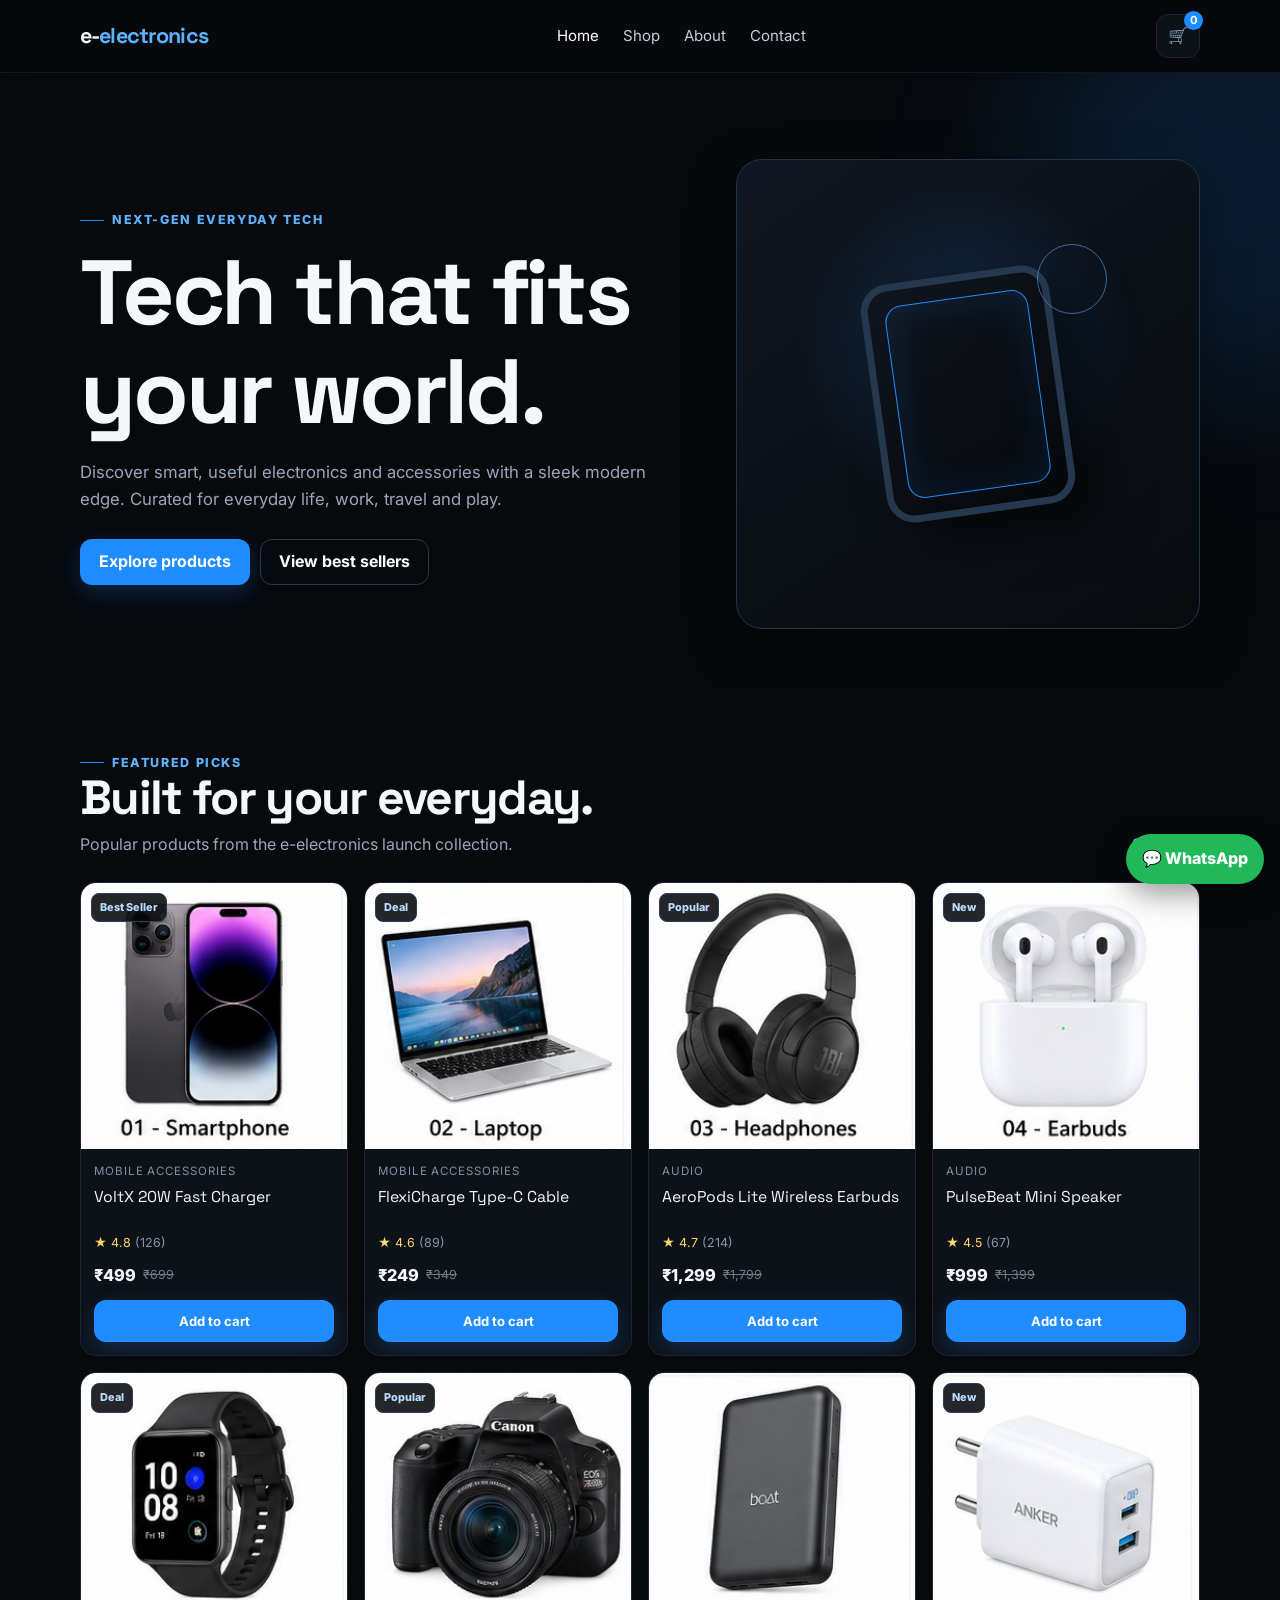
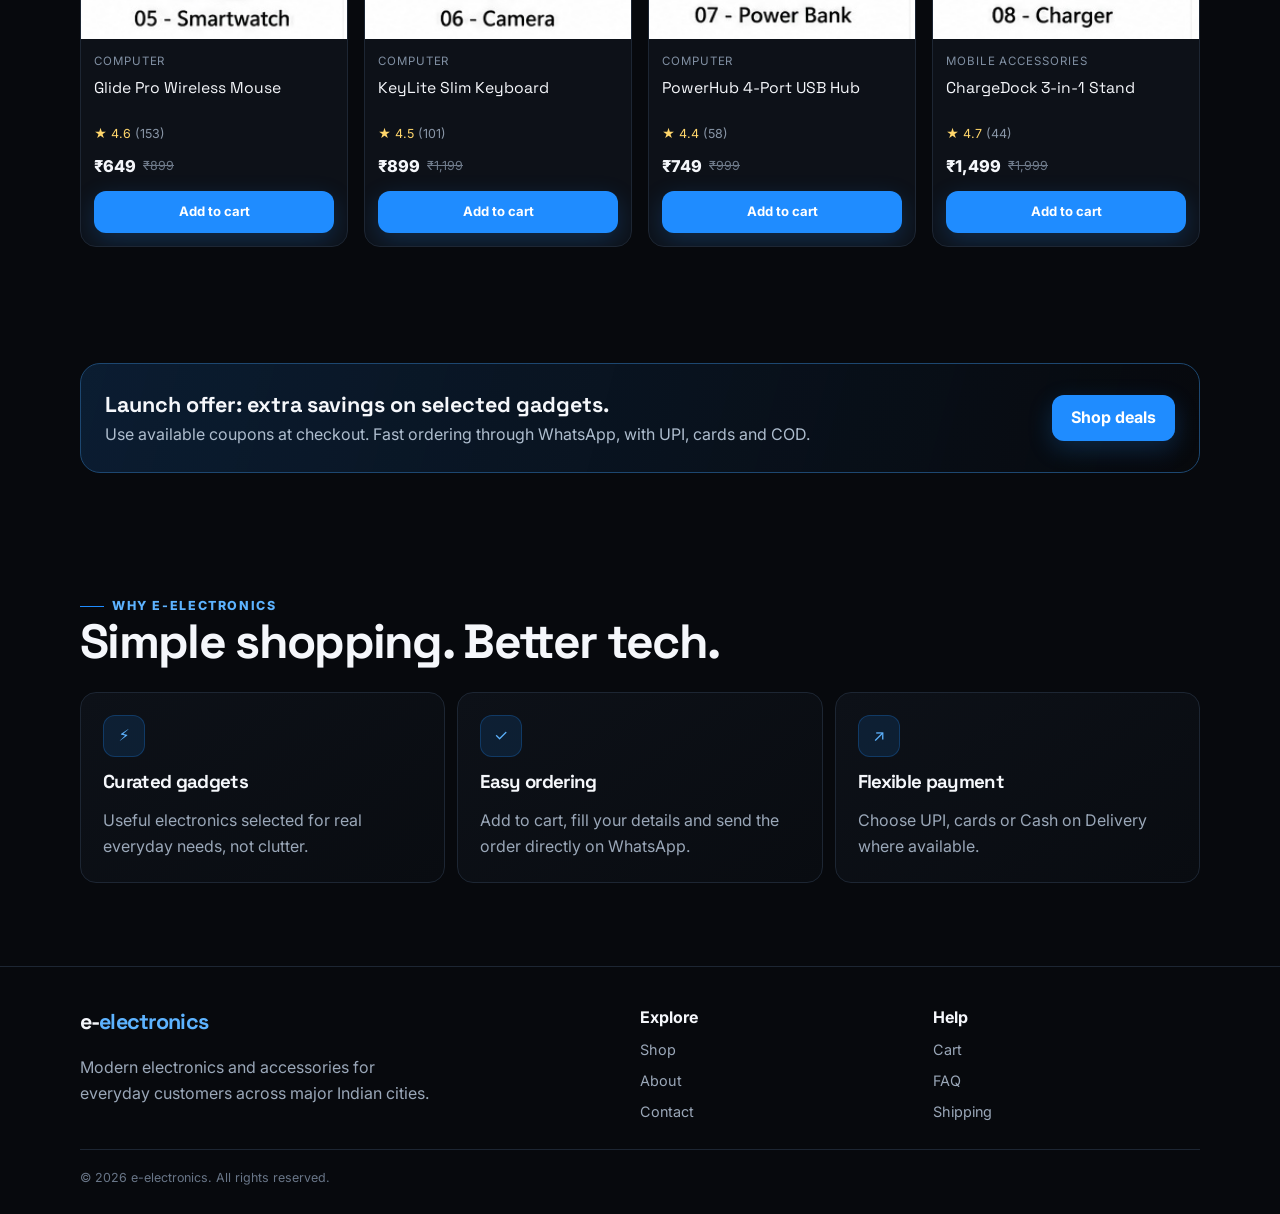
<file: index.html>
<!doctype html><html lang="en"><head>
<meta charset="utf-8"><meta name="viewport" content="width=device-width,initial-scale=1">
<title>e-electronics | Modern Electronics & Everyday Gadgets</title><meta name="description" content="Shop modern electronics, mobile accessories, computer gadgets and everyday tech at e-electronics. UPI, cards and COD available in major Indian cities.">
<meta property="og:title" content="e-electronics | Modern Electronics & Everyday Gadgets"><meta property="og:description" content="Sleek tech, useful gadgets and everyday electronics for modern customers."><meta property="og:type" content="website"><meta property="og:image" content="images/product-01.jpg">
<link rel="stylesheet" href="css/style.css"></head><body>
<header class="site-header"><div class="container nav"><a class="logo" href="index.html">e-<span>electronics</span></a><nav class="nav-links"><a class="active" href="index.html">Home</a><a href="shop.html">Shop</a><a href="about.html">About</a><a href="contact.html">Contact</a></nav><div class="nav-actions"><a class="icon-btn cart-link" href="cart.html" aria-label="Shopping cart">🛒<span class="cart-count" data-cart-count>0</span></a><button class="menu-btn" data-menu aria-expanded="false" aria-label="Open menu">☰</button></div></div><div class="mobile-menu" data-mobile-menu><a href="index.html">Home</a><a href="shop.html">Shop</a><a href="about.html">About</a><a href="contact.html">Contact</a><a href="cart.html">Cart</a></div></header>
<main>
<section class="hero"><div class="container hero-grid"><div><div class="eyebrow">Next-gen everyday tech</div><h1>Tech that fits your world.</h1><p>Discover smart, useful electronics and accessories with a sleek modern edge. Curated for everyday life, work, travel and play.</p><div class="hero-actions"><a class="btn btn-primary" href="shop.html">Explore products</a><a class="btn btn-secondary" href="#featured">View best sellers</a></div></div><div class="hero-card" aria-label="Futuristic electronics visual"><div class="hero-device"></div><div class="hero-orb"></div></div></div></section>
<section class="section" id="featured"><div class="container"><div class="section-head"><div><div class="eyebrow">Featured picks</div><h2>Built for your everyday.</h2><p>Popular products from the e-electronics launch collection.</p></div><a class="text-link" href="shop.html">See all →</a></div><div class="product-grid" data-featured-grid></div></div></section>
<section class="section"><div class="container"><div class="promo"><div><strong>Launch offer: extra savings on selected gadgets.</strong><p>Use available coupons at checkout. Fast ordering through WhatsApp, with UPI, cards and COD.</p></div><a class="btn btn-primary" href="shop.html">Shop deals</a></div></div></section>
<section class="section"><div class="container"><div class="section-head"><div><div class="eyebrow">Why e-electronics</div><h2>Simple shopping. Better tech.</h2></div></div><div class="feature-grid"><div class="feature"><div class="feature-icon">⚡</div><h3>Curated gadgets</h3><p>Useful electronics selected for real everyday needs, not clutter.</p></div><div class="feature"><div class="feature-icon">✓</div><h3>Easy ordering</h3><p>Add to cart, fill your details and send the order directly on WhatsApp.</p></div><div class="feature"><div class="feature-icon">↗</div><h3>Flexible payment</h3><p>Choose UPI, cards or Cash on Delivery where available.</p></div></div></div></section>
</main><footer><div class="container footer-grid"><div class="footer-brand"><a class="logo" href="index.html">e-<span>electronics</span></a><p>Modern electronics and accessories for everyday customers across major Indian cities.</p></div><div class="footer-links"><strong>Explore</strong><a href="shop.html">Shop</a><a href="about.html">About</a><a href="contact.html">Contact</a></div><div class="footer-links"><strong>Help</strong><a href="cart.html">Cart</a><a href="contact.html#faq">FAQ</a><a href="contact.html#shipping">Shipping</a></div></div><div class="container footer-bottom">© 2026 e-electronics. All rights reserved.</div></footer>
<a class="whatsapp-float" data-whatsapp-link href="https://wa.me/916204208196" target="_blank" rel="noopener" aria-label="Chat with e-electronics on WhatsApp">💬 WhatsApp</a><div class="toast"></div>
<script src="js/products.js"></script><script src="js/main.js"></script><script>document.addEventListener('DOMContentLoaded',()=>renderProductGrid('[data-featured-grid]',PRODUCTS.slice(0,8)));</script></body></html>
</file>
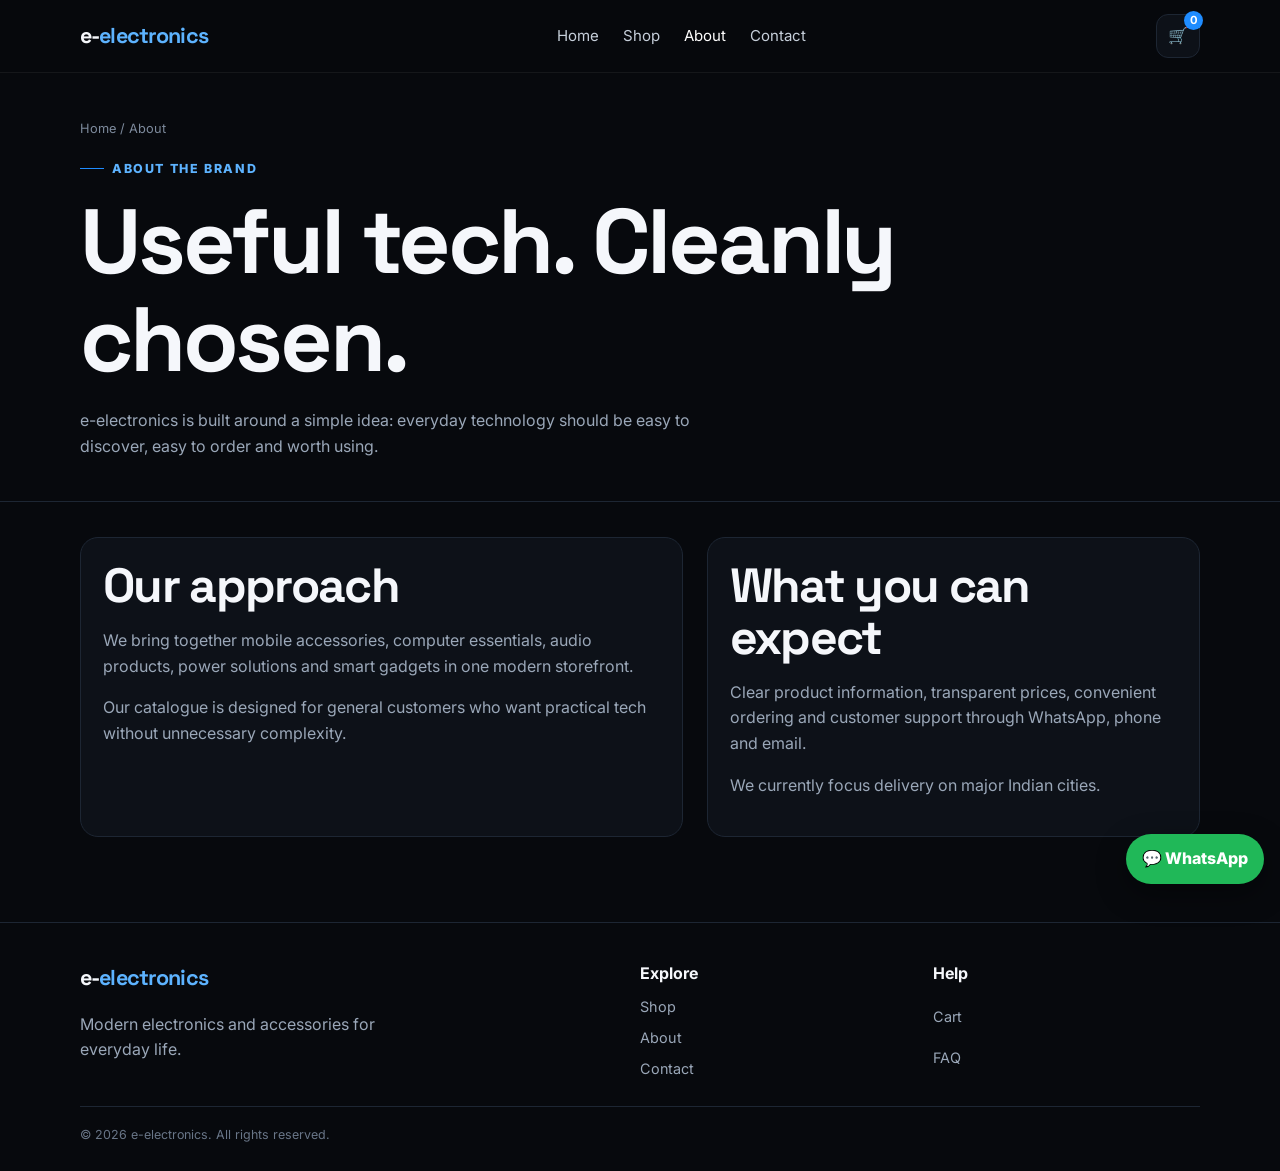
<file: about.html>
<!doctype html><html lang="en"><head><meta charset="utf-8"><meta name="viewport" content="width=device-width,initial-scale=1"><title>About e-electronics | Modern Everyday Tech</title><meta name="description" content="Learn about e-electronics, a modern Indian electronics and accessories store focused on useful everyday technology."><meta property="og:title" content="About e-electronics"><meta property="og:description" content="Modern electronics and accessories for everyday life."><meta property="og:type" content="website"><meta property="og:image" content="images/product-08.jpg"><link rel="stylesheet" href="css/style.css"></head><body>
<header class="site-header"><div class="container nav"><a class="logo" href="index.html">e-<span>electronics</span></a><nav class="nav-links"><a href="index.html">Home</a><a href="shop.html">Shop</a><a class="active" href="about.html">About</a><a href="contact.html">Contact</a></nav><div class="nav-actions"><a class="icon-btn cart-link" href="cart.html" aria-label="Shopping cart">🛒<span class="cart-count" data-cart-count>0</span></a><button class="menu-btn" data-menu aria-expanded="false" aria-label="Open menu">☰</button></div></div><div class="mobile-menu" data-mobile-menu><a href="index.html">Home</a><a href="shop.html">Shop</a><a href="about.html">About</a><a href="contact.html">Contact</a><a href="cart.html">Cart</a></div></header>
<main><section class="page-head"><div class="container"><div class="breadcrumb">Home / About</div><div class="eyebrow">About the brand</div><h1>Useful tech. Cleanly chosen.</h1><p>e-electronics is built around a simple idea: everyday technology should be easy to discover, easy to order and worth using.</p></div></section><section class="container content-grid"><div class="content-card"><h2>Our approach</h2><p>We bring together mobile accessories, computer essentials, audio products, power solutions and smart gadgets in one modern storefront.</p><p>Our catalogue is designed for general customers who want practical tech without unnecessary complexity.</p></div><div class="content-card"><h2>What you can expect</h2><p>Clear product information, transparent prices, convenient ordering and customer support through WhatsApp, phone and email.</p><p>We currently focus delivery on major Indian cities.</p></div></section></main><footer><div class="container footer-grid"><div class="footer-brand"><a class="logo" href="index.html">e-<span>electronics</span></a><p>Modern electronics and accessories for everyday life.</p></div><div class="footer-links"><strong>Explore</strong><a href="shop.html">Shop</a><a href="about.html">About</a><a href="contact.html">Contact</a></div><div class="footer-links"><strong>Help</strong><a href="cart.html">Cart</a><a href="contact.html#faq">FAQ</a></div></div><div class="container footer-bottom">© 2026 e-electronics. All rights reserved.</div></footer><a class="whatsapp-float" data-whatsapp-link href="https://wa.me/916204208196" target="_blank" rel="noopener">💬 WhatsApp</a><div class="toast"></div><script src="js/products.js"></script><script src="js/main.js"></script></body></html>
</file>
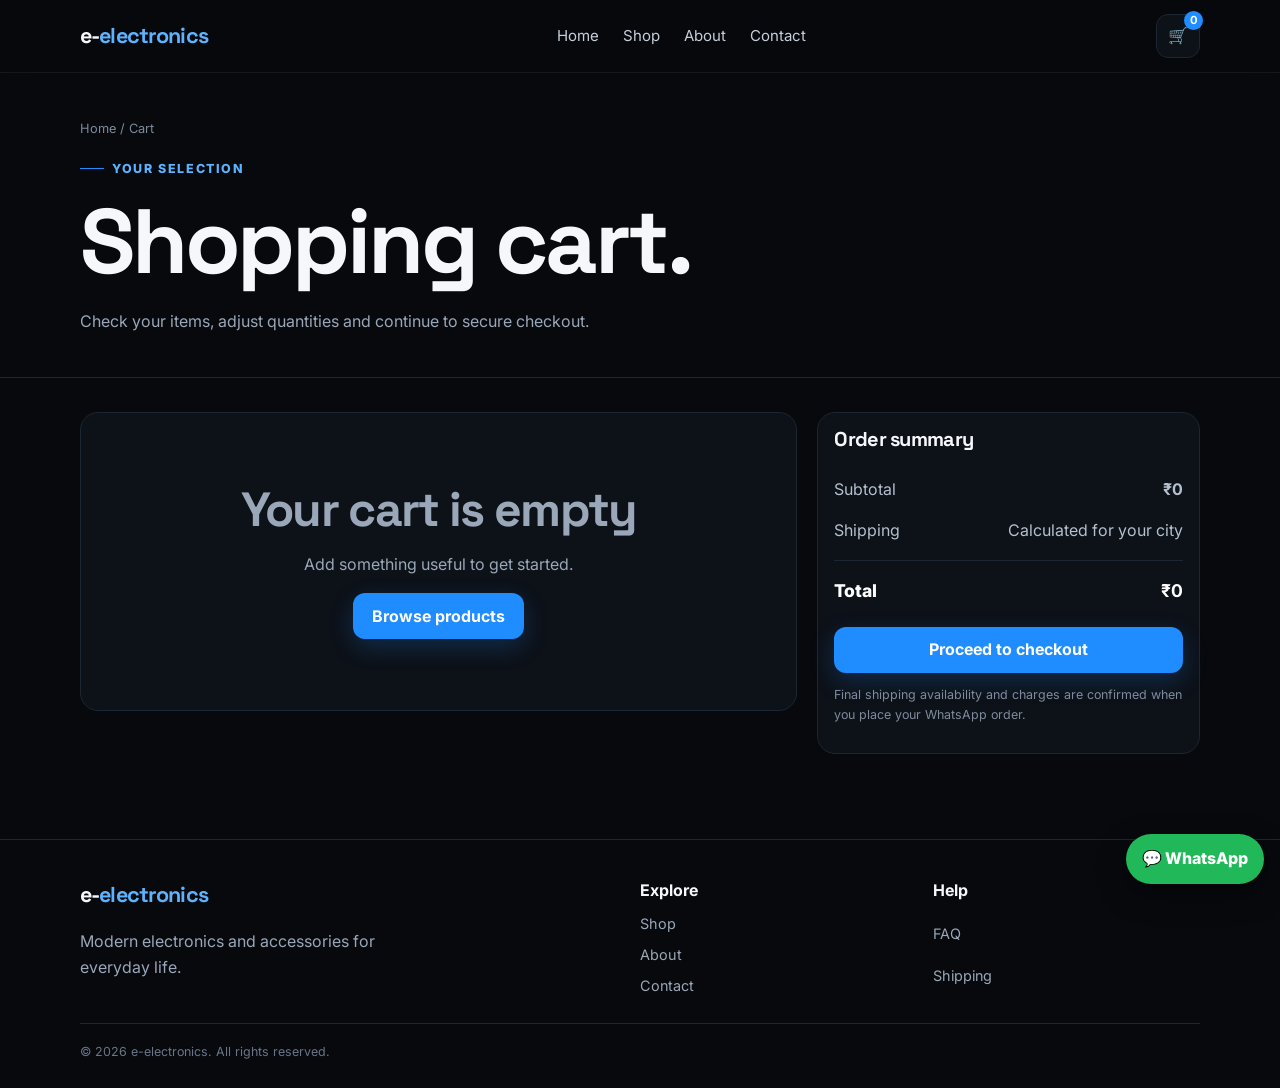
<file: cart.html>
<!doctype html><html lang="en"><head><meta charset="utf-8"><meta name="viewport" content="width=device-width,initial-scale=1"><title>Your Cart | e-electronics</title><meta name="description" content="Review your e-electronics cart, update quantities and continue to checkout."><meta property="og:title" content="Cart | e-electronics"><meta property="og:description" content="Review your shopping cart."><meta property="og:type" content="website"><meta property="og:image" content="images/product-01.jpg"><link rel="stylesheet" href="css/style.css"></head><body>
<header class="site-header"><div class="container nav"><a class="logo" href="index.html">e-<span>electronics</span></a><nav class="nav-links"><a href="index.html">Home</a><a href="shop.html">Shop</a><a href="about.html">About</a><a href="contact.html">Contact</a></nav><div class="nav-actions"><a class="icon-btn cart-link" href="cart.html" aria-label="Shopping cart">🛒<span class="cart-count" data-cart-count>0</span></a><button class="menu-btn" data-menu aria-expanded="false" aria-label="Open menu">☰</button></div></div><div class="mobile-menu" data-mobile-menu><a href="index.html">Home</a><a href="shop.html">Shop</a><a href="about.html">About</a><a href="contact.html">Contact</a></div></header>
<main><section class="page-head"><div class="container"><div class="breadcrumb">Home / Cart</div><div class="eyebrow">Your selection</div><h1>Shopping cart.</h1><p>Check your items, adjust quantities and continue to secure checkout.</p></div></section><section class="container cart-layout"><div class="cart-items"><div data-cart-items></div><div class="empty-state" data-empty-cart hidden><h2>Your cart is empty</h2><p>Add something useful to get started.</p><a class="btn btn-primary" href="shop.html">Browse products</a></div></div><aside class="summary"><h2>Order summary</h2><div class="total-row"><span>Subtotal</span><strong data-subtotal>₹0</strong></div><div class="total-row"><span>Shipping</span><span>Calculated for your city</span></div><div class="total-row grand"><span>Total</span><strong data-grand-total>₹0</strong></div><a class="btn btn-primary btn-full" href="checkout.html" style="margin-top:14px">Proceed to checkout</a><p class="order-note">Final shipping availability and charges are confirmed when you place your WhatsApp order.</p></aside></section></main>
<footer><div class="container footer-grid"><div class="footer-brand"><a class="logo" href="index.html">e-<span>electronics</span></a><p>Modern electronics and accessories for everyday life.</p></div><div class="footer-links"><strong>Explore</strong><a href="shop.html">Shop</a><a href="about.html">About</a><a href="contact.html">Contact</a></div><div class="footer-links"><strong>Help</strong><a href="contact.html#faq">FAQ</a><a href="contact.html#shipping">Shipping</a></div></div><div class="container footer-bottom">© 2026 e-electronics. All rights reserved.</div></footer><a class="whatsapp-float" data-whatsapp-link href="https://wa.me/916204208196" target="_blank" rel="noopener">💬 WhatsApp</a><div class="toast"></div><script src="js/products.js"></script><script src="js/main.js"></script></body></html>
</file>
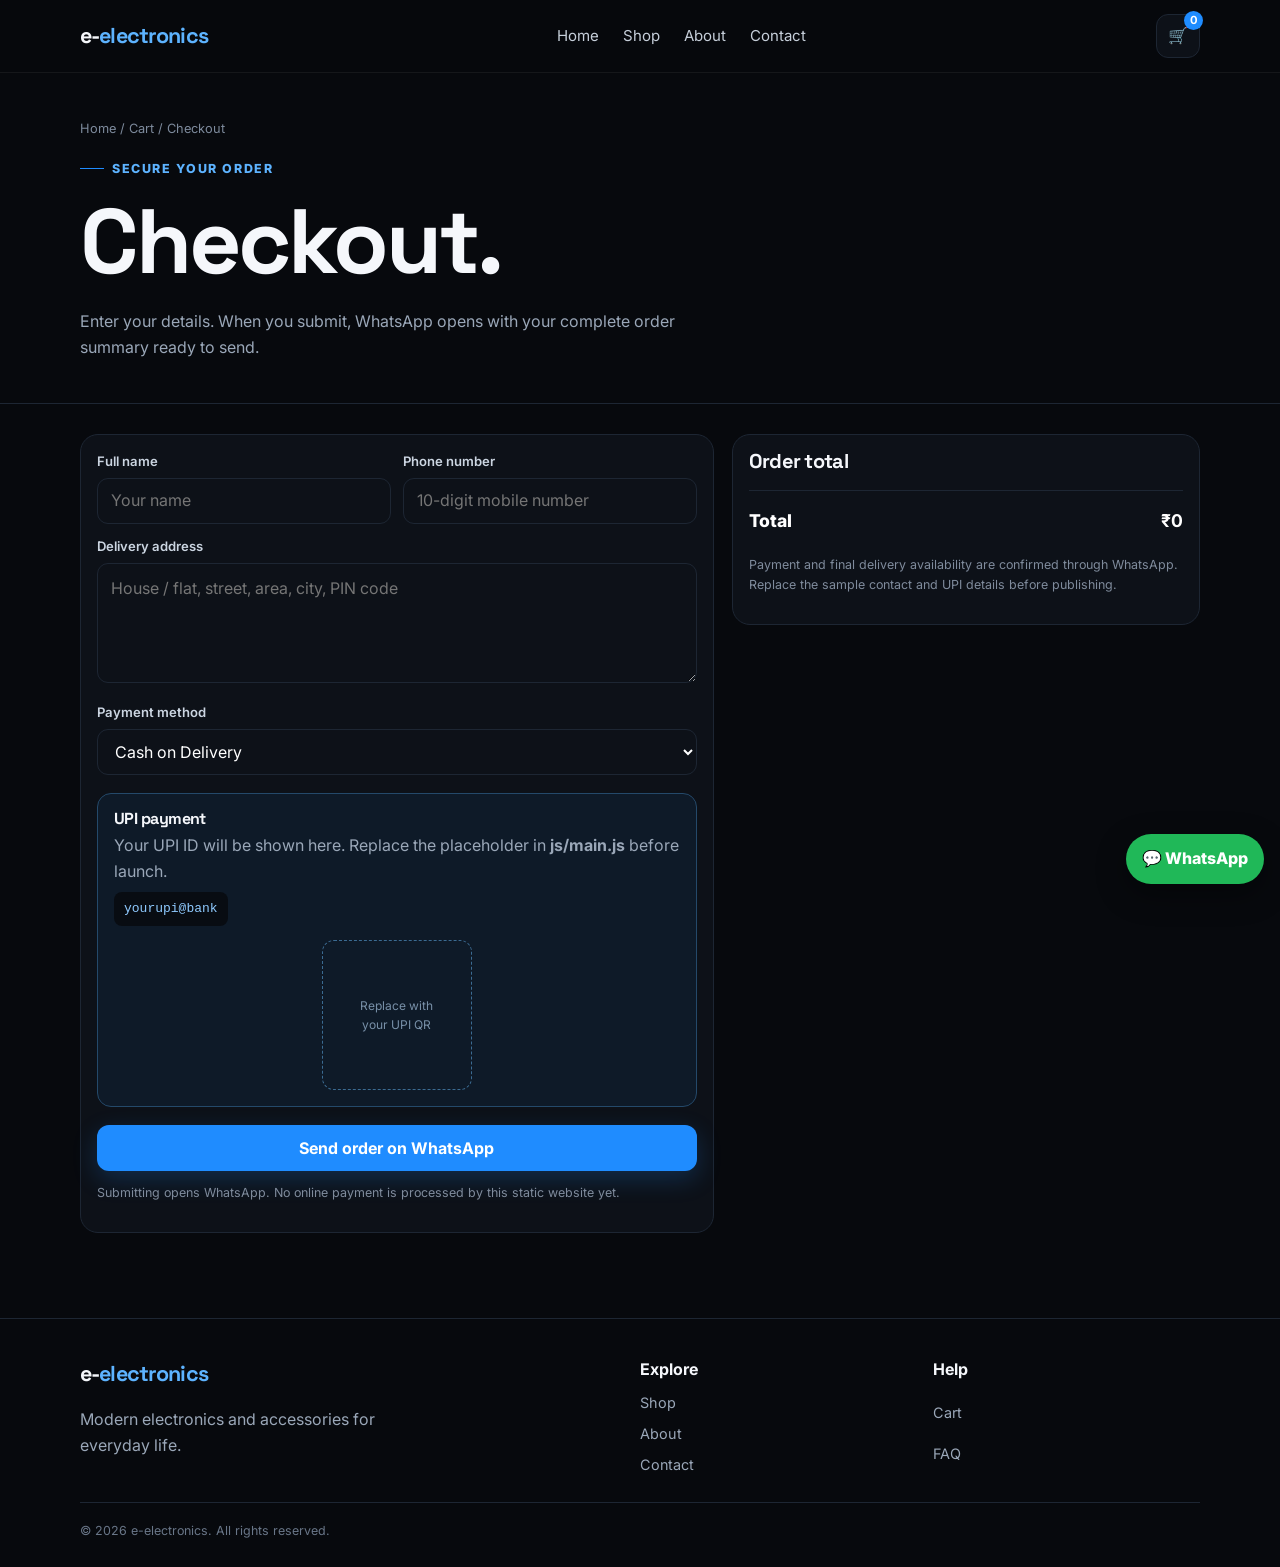
<file: checkout.html>
<!doctype html><html lang="en"><head><meta charset="utf-8"><meta name="viewport" content="width=device-width,initial-scale=1"><title>Checkout | e-electronics</title><meta name="description" content="Complete your e-electronics order with your name, phone, delivery address and preferred payment method."><meta property="og:title" content="Checkout | e-electronics"><meta property="og:description" content="Complete your e-electronics order."><meta property="og:type" content="website"><meta property="og:image" content="images/product-01.jpg"><link rel="stylesheet" href="css/style.css"></head><body>
<header class="site-header"><div class="container nav"><a class="logo" href="index.html">e-<span>electronics</span></a><nav class="nav-links"><a href="index.html">Home</a><a href="shop.html">Shop</a><a href="about.html">About</a><a href="contact.html">Contact</a></nav><div class="nav-actions"><a class="icon-btn cart-link" href="cart.html" aria-label="Shopping cart">🛒<span class="cart-count" data-cart-count>0</span></a><button class="menu-btn" data-menu aria-expanded="false" aria-label="Open menu">☰</button></div></div><div class="mobile-menu" data-mobile-menu><a href="index.html">Home</a><a href="shop.html">Shop</a><a href="about.html">About</a><a href="contact.html">Contact</a><a href="cart.html">Cart</a></div></header>
<main><section class="page-head"><div class="container"><div class="breadcrumb">Home / Cart / Checkout</div><div class="eyebrow">Secure your order</div><h1>Checkout.</h1><p>Enter your details. When you submit, WhatsApp opens with your complete order summary ready to send.</p></div></section><section class="container checkout-grid"><div class="checkout-card"><form data-checkout-form><div class="form-grid two"><div><label class="form-label" for="name">Full name</label><input class="field" id="name" name="name" required placeholder="Your name"></div><div><label class="form-label" for="phone">Phone number</label><input class="field" id="phone" name="phone" required inputmode="tel" placeholder="10-digit mobile number"></div></div><div style="margin-top:12px"><label class="form-label" for="address">Delivery address</label><textarea class="field" id="address" name="address" required placeholder="House / flat, street, area, city, PIN code"></textarea></div><div style="margin-top:12px"><label class="form-label" for="payment">Payment method</label><select class="field" id="payment" name="payment"><option>Cash on Delivery</option><option>UPI</option><option>Card</option></select></div><div class="payment-box"><h3>UPI payment</h3><p style="color:#9aa7b8;margin:6px 0 0">Your UPI ID will be shown here. Replace the placeholder in <strong>js/main.js</strong> before launch.</p><span class="upi-id" data-upi-id>yourupi@bank</span><div class="qr-placeholder" role="img" aria-label="Placeholder for UPI QR code">Replace with<br>your UPI QR</div></div><button class="btn btn-primary btn-full" type="submit" style="margin-top:18px">Send order on WhatsApp</button><p class="order-note">Submitting opens WhatsApp. No online payment is processed by this static website yet.</p></form></div><aside class="summary"><h2>Order total</h2><div class="total-row grand"><span>Total</span><strong data-checkout-total>₹0</strong></div><p class="order-note">Payment and final delivery availability are confirmed through WhatsApp. Replace the sample contact and UPI details before publishing.</p></aside></section></main>
<footer><div class="container footer-grid"><div class="footer-brand"><a class="logo" href="index.html">e-<span>electronics</span></a><p>Modern electronics and accessories for everyday life.</p></div><div class="footer-links"><strong>Explore</strong><a href="shop.html">Shop</a><a href="about.html">About</a><a href="contact.html">Contact</a></div><div class="footer-links"><strong>Help</strong><a href="cart.html">Cart</a><a href="contact.html#faq">FAQ</a></div></div><div class="container footer-bottom">© 2026 e-electronics. All rights reserved.</div></footer><a class="whatsapp-float" data-whatsapp-link href="https://wa.me/916204208196" target="_blank" rel="noopener">💬 WhatsApp</a><div class="toast"></div><script src="js/products.js"></script><script src="js/main.js"></script></body></html>
</file>
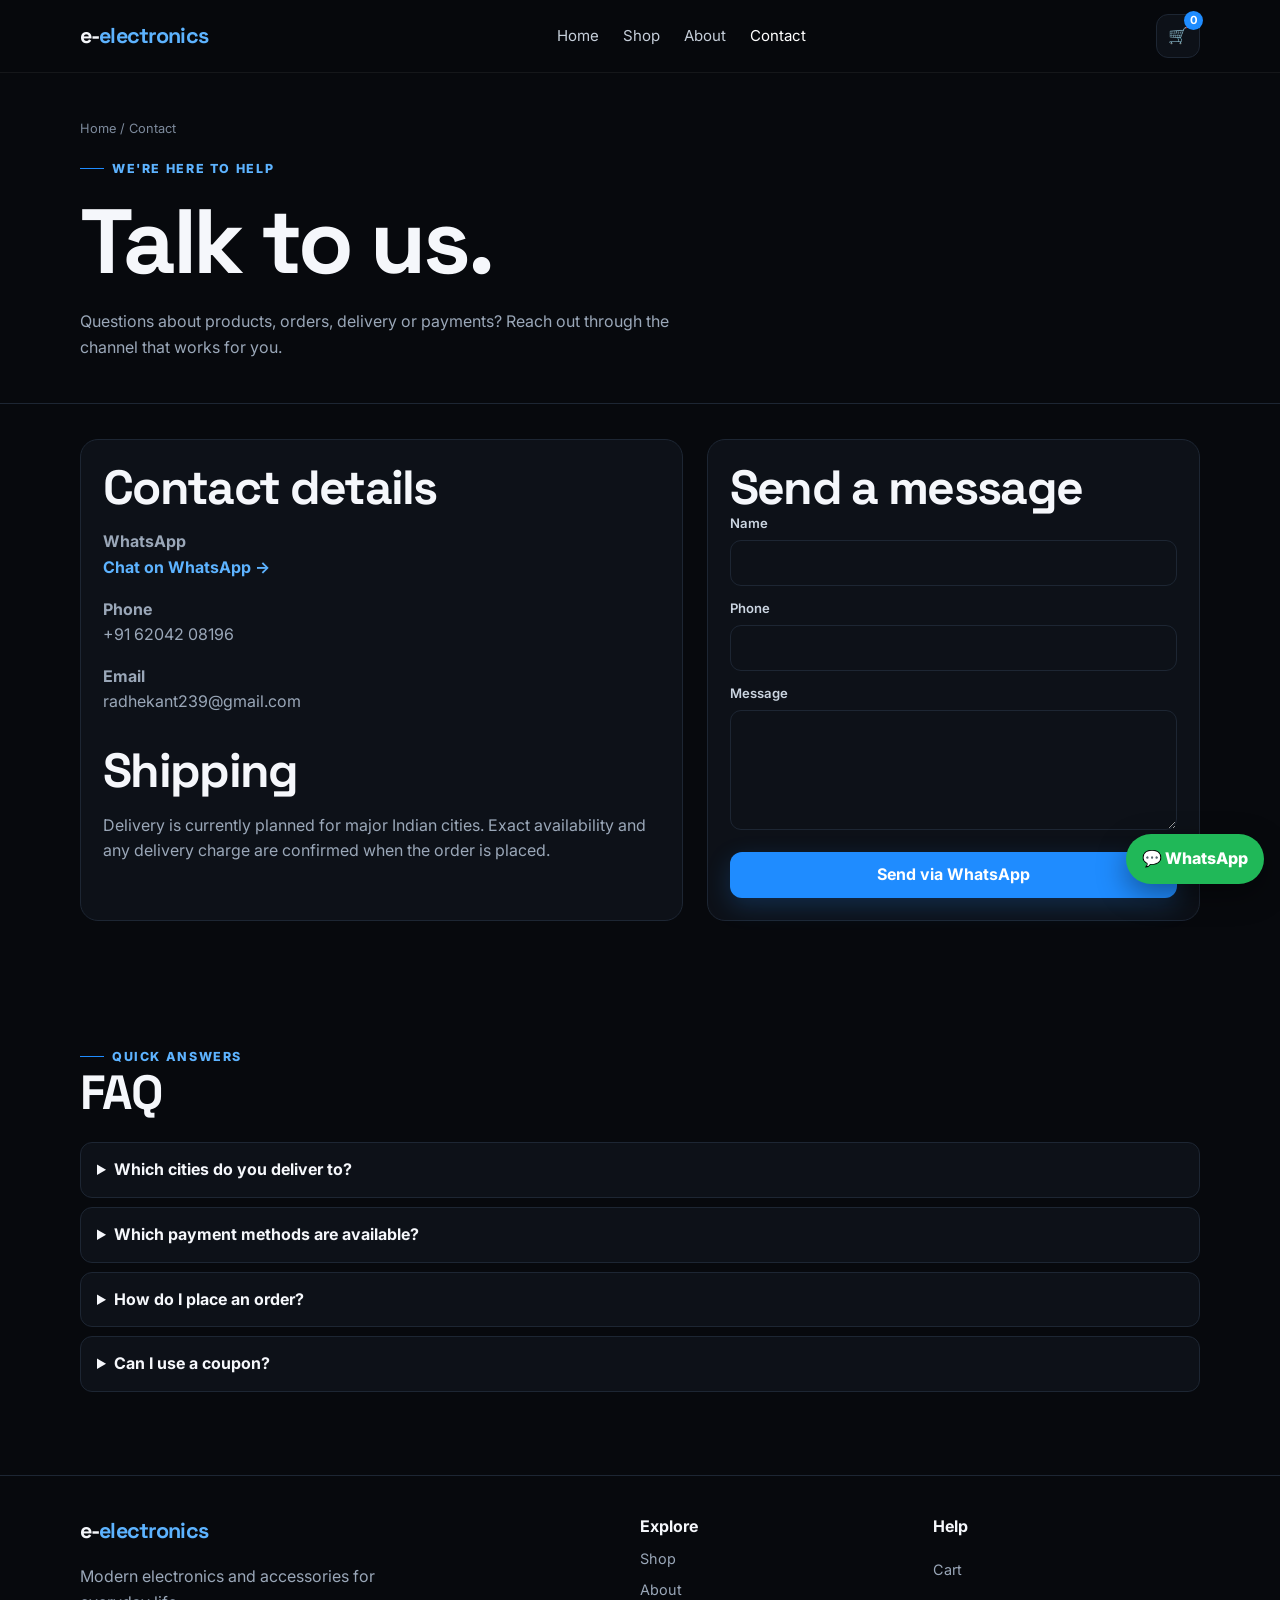
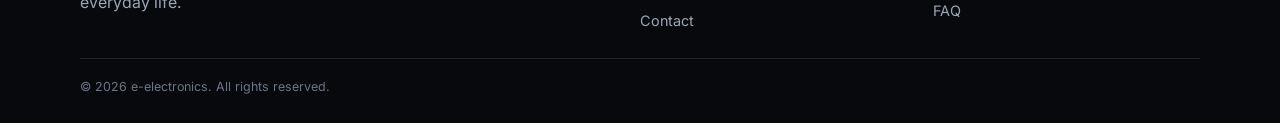
<file: contact.html>
<!doctype html><html lang="en"><head><meta charset="utf-8"><meta name="viewport" content="width=device-width,initial-scale=1"><title>Contact e-electronics | WhatsApp, Phone & Email</title><meta name="description" content="Contact e-electronics by WhatsApp, phone, email or contact form for product and order questions."><meta property="og:title" content="Contact e-electronics"><meta property="og:description" content="Get in touch with e-electronics by WhatsApp, phone, email or contact form."><meta property="og:type" content="website"><meta property="og:image" content="images/product-04.jpg"><link rel="stylesheet" href="css/style.css"></head><body>
<header class="site-header"><div class="container nav"><a class="logo" href="index.html">e-<span>electronics</span></a><nav class="nav-links"><a href="index.html">Home</a><a href="shop.html">Shop</a><a href="about.html">About</a><a class="active" href="contact.html">Contact</a></nav><div class="nav-actions"><a class="icon-btn cart-link" href="cart.html" aria-label="Shopping cart">🛒<span class="cart-count" data-cart-count>0</span></a><button class="menu-btn" data-menu aria-expanded="false" aria-label="Open menu">☰</button></div></div><div class="mobile-menu" data-mobile-menu><a href="index.html">Home</a><a href="shop.html">Shop</a><a href="about.html">About</a><a href="contact.html">Contact</a><a href="cart.html">Cart</a></div></header>
<main><section class="page-head"><div class="container"><div class="breadcrumb">Home / Contact</div><div class="eyebrow">We're here to help</div><h1>Talk to us.</h1><p>Questions about products, orders, delivery or payments? Reach out through the channel that works for you.</p></div></section><section class="container content-grid"><div class="content-card"><h2>Contact details</h2><p><strong>WhatsApp</strong><br><a class="text-link" data-whatsapp-link href="https://wa.me/916204208196" target="_blank" rel="noopener">Chat on WhatsApp →</a></p><p><strong>Phone</strong><br><a data-store-phone href="tel:+916204208196">+91 62042 08196</a></p><p><strong>Email</strong><br><a data-store-email href="mailto:radhekant239@gmail.com">radhekant239@gmail.com</a></p><div id="shipping"><h2 style="margin-top:30px">Shipping</h2><p>Delivery is currently planned for major Indian cities. Exact availability and any delivery charge are confirmed when the order is placed.</p></div></div><div class="content-card"><h2>Send a message</h2><form onsubmit="event.preventDefault(); const d=new FormData(this); const msg=`Hello e-electronics, I have a question.\n\nName: ${d.get('name')}\nPhone: ${d.get('phone')}\nMessage: ${d.get('message')}`; window.open('https://wa.me/916204208196?text='+encodeURIComponent(msg),'_blank');"><div style="margin-bottom:12px"><label class="form-label" for="cname">Name</label><input class="field" id="cname" name="name" required></div><div style="margin-bottom:12px"><label class="form-label" for="cphone">Phone</label><input class="field" id="cphone" name="phone" required inputmode="tel"></div><div><label class="form-label" for="cmessage">Message</label><textarea class="field" id="cmessage" name="message" required></textarea></div><button class="btn btn-primary btn-full" style="margin-top:14px">Send via WhatsApp</button></form></div></section><section class="container section" id="faq"><div class="section-head"><div><div class="eyebrow">Quick answers</div><h2>FAQ</h2></div></div><div class="faq-list"><details><summary>Which cities do you deliver to?</summary><p>We focus on major Indian cities. Please confirm your PIN code with us before ordering.</p></details><details><summary>Which payment methods are available?</summary><p>UPI, cards and Cash on Delivery are supported. Availability can vary by order and delivery location.</p></details><details><summary>How do I place an order?</summary><p>Add products to your cart, continue to checkout and submit your details. WhatsApp will open with your order summary.</p></details><details><summary>Can I use a coupon?</summary><p>Yes. Coupon and promotional support can be added to the offer you are running at launch.</p></details></div></section></main>
<footer><div class="container footer-grid"><div class="footer-brand"><a class="logo" href="index.html">e-<span>electronics</span></a><p>Modern electronics and accessories for everyday life.</p></div><div class="footer-links"><strong>Explore</strong><a href="shop.html">Shop</a><a href="about.html">About</a><a href="contact.html">Contact</a></div><div class="footer-links"><strong>Help</strong><a href="cart.html">Cart</a><a href="contact.html#faq">FAQ</a></div></div><div class="container footer-bottom">© 2026 e-electronics. All rights reserved.</div></footer><a class="whatsapp-float" data-whatsapp-link href="https://wa.me/916204208196" target="_blank" rel="noopener">💬 WhatsApp</a><div class="toast"></div><script src="js/products.js"></script><script src="js/main.js"></script></body></html>
</file>
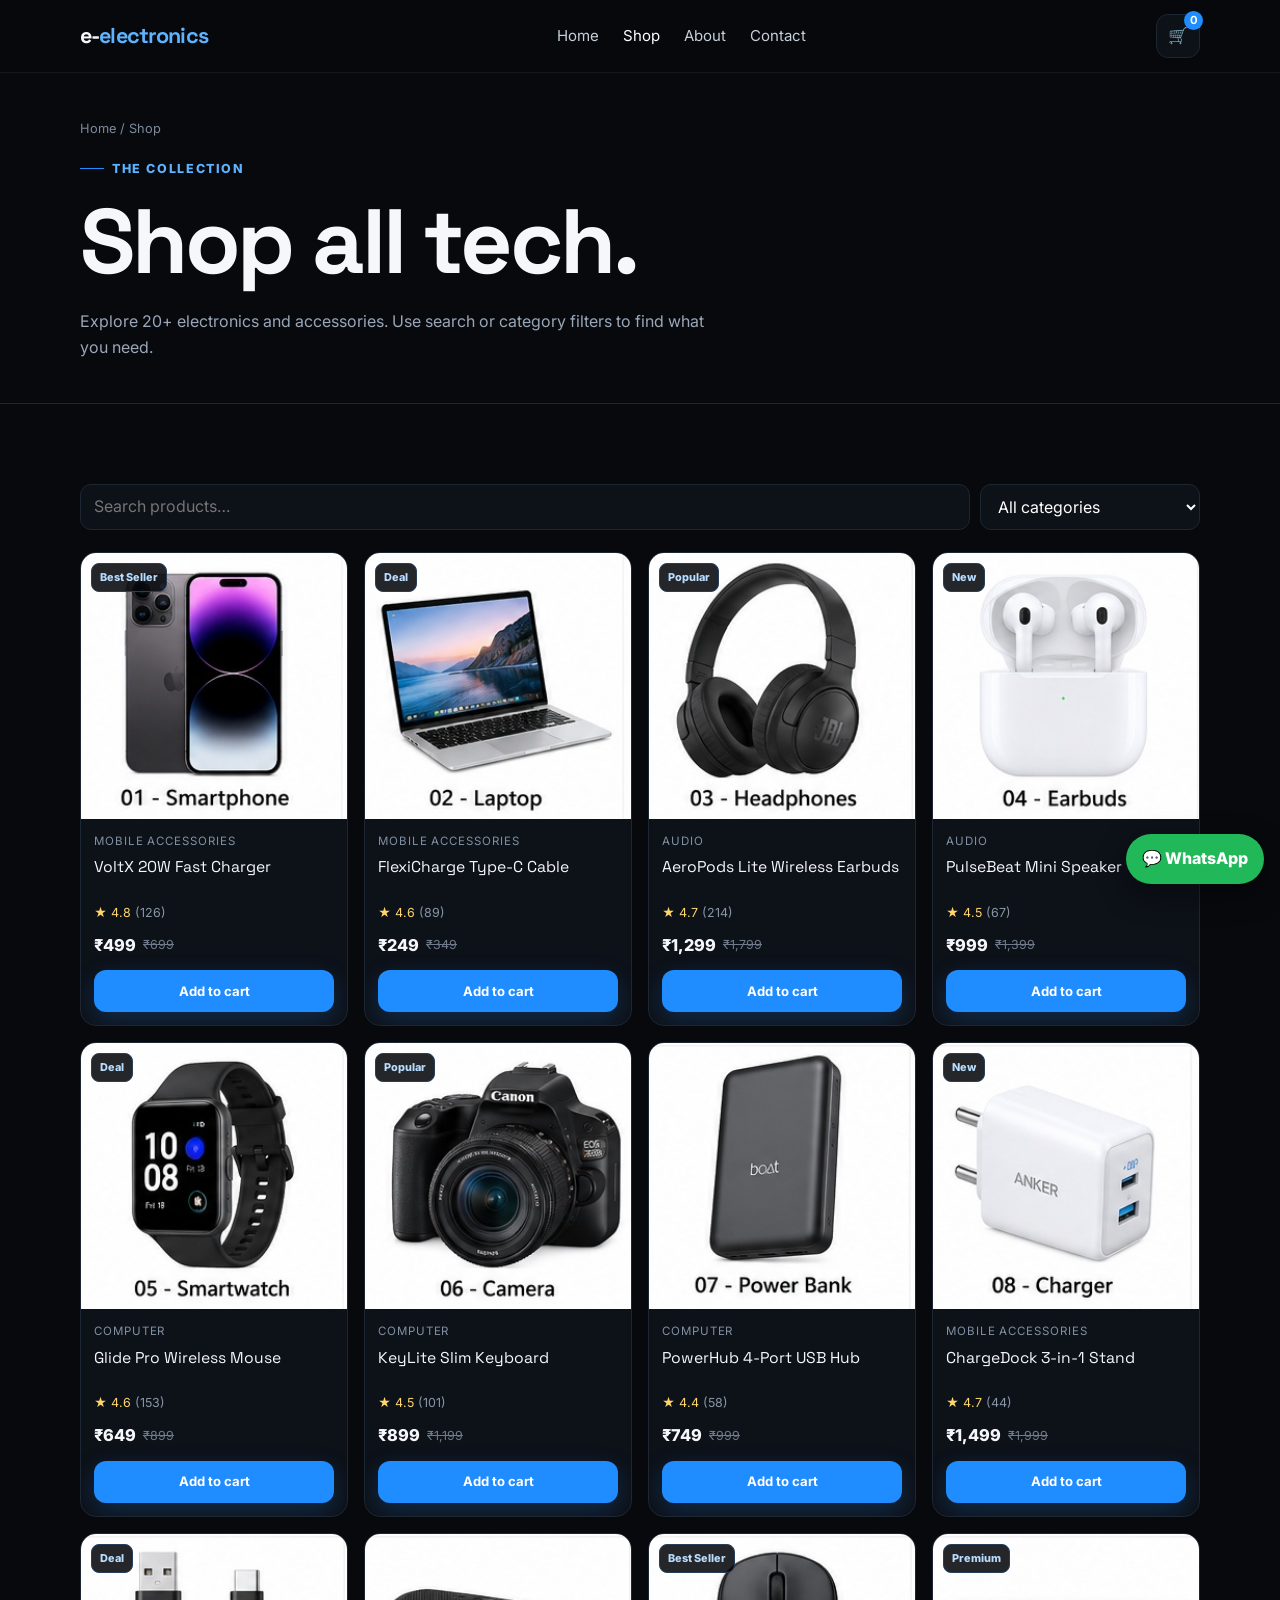
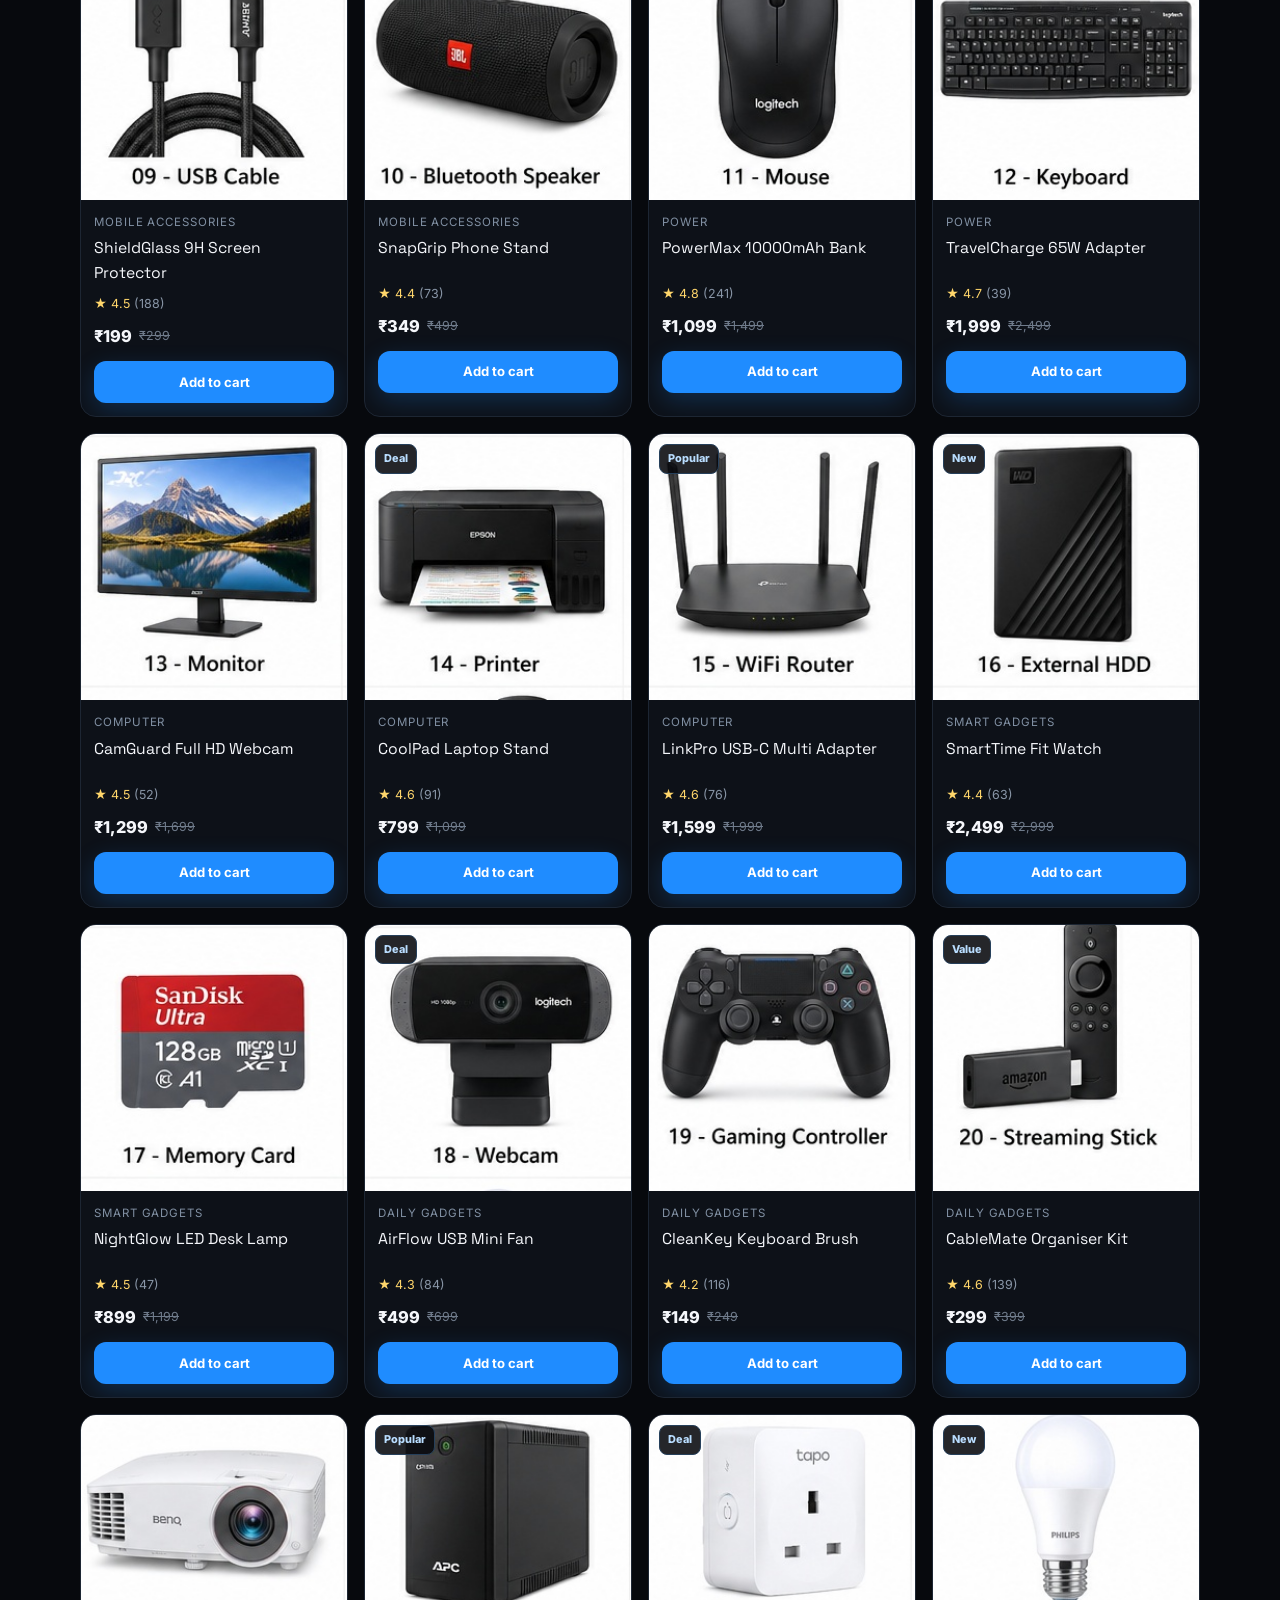
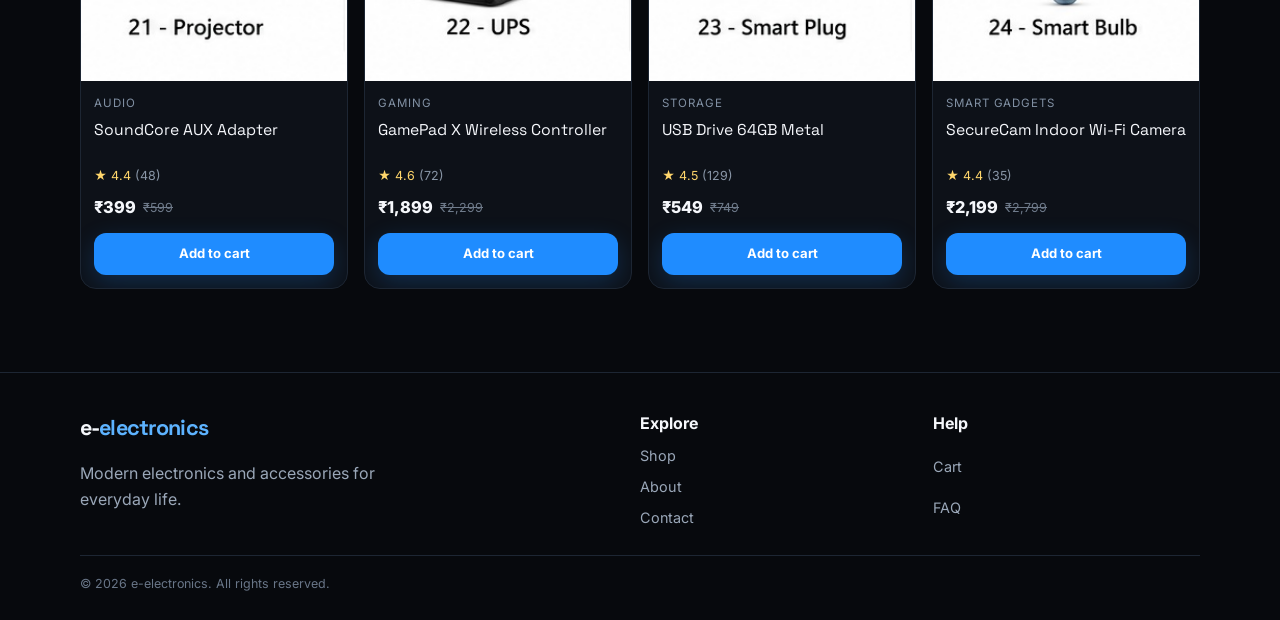
<file: shop.html>
<!doctype html><html lang="en"><head><meta charset="utf-8"><meta name="viewport" content="width=device-width,initial-scale=1"><title>Shop Electronics & Accessories | e-electronics</title><meta name="description" content="Browse mobile accessories, computer gadgets, audio, power products and smart gadgets from e-electronics."><meta property="og:title" content="Shop | e-electronics"><meta property="og:description" content="Browse the e-electronics collection."><meta property="og:type" content="website"><meta property="og:image" content="images/product-03.jpg"><link rel="stylesheet" href="css/style.css"></head><body>
<header class="site-header"><div class="container nav"><a class="logo" href="index.html">e-<span>electronics</span></a><nav class="nav-links"><a href="index.html">Home</a><a class="active" href="shop.html">Shop</a><a href="about.html">About</a><a href="contact.html">Contact</a></nav><div class="nav-actions"><a class="icon-btn cart-link" href="cart.html" aria-label="Shopping cart">🛒<span class="cart-count" data-cart-count>0</span></a><button class="menu-btn" data-menu aria-expanded="false" aria-label="Open menu">☰</button></div></div><div class="mobile-menu" data-mobile-menu><a href="index.html">Home</a><a href="shop.html">Shop</a><a href="about.html">About</a><a href="contact.html">Contact</a><a href="cart.html">Cart</a></div></header>
<main><section class="page-head"><div class="container"><div class="breadcrumb">Home / Shop</div><div class="eyebrow">The collection</div><h1>Shop all tech.</h1><p>Explore 20+ electronics and accessories. Use search or category filters to find what you need.</p></div></section><section class="section"><div class="container"><div class="shop-controls"><input class="field" data-search type="search" placeholder="Search products…" aria-label="Search products"><select class="field" data-filter aria-label="Filter products"><option value="all">All categories</option><option>Mobile Accessories</option><option>Audio</option><option>Computer</option><option>Power</option><option>Smart Gadgets</option><option>Daily Gadgets</option><option>Gaming</option><option>Storage</option></select></div><div class="product-grid" data-shop-grid></div></div></section></main>
<footer><div class="container footer-grid"><div class="footer-brand"><a class="logo" href="index.html">e-<span>electronics</span></a><p>Modern electronics and accessories for everyday life.</p></div><div class="footer-links"><strong>Explore</strong><a href="shop.html">Shop</a><a href="about.html">About</a><a href="contact.html">Contact</a></div><div class="footer-links"><strong>Help</strong><a href="cart.html">Cart</a><a href="contact.html#faq">FAQ</a></div></div><div class="container footer-bottom">© 2026 e-electronics. All rights reserved.</div></footer><a class="whatsapp-float" data-whatsapp-link href="https://wa.me/916204208196" target="_blank" rel="noopener">💬 WhatsApp</a><div class="toast"></div><script src="js/products.js"></script><script src="js/main.js"></script></body></html>
</file>
<file: css/style.css>
/* =========================================================
   e-electronics — main stylesheet
   Beginner friendly: colours, spacing and common components
   are grouped here so you can edit the whole site in one place.
   ========================================================= */
@import url('https://fonts.googleapis.com/css2?family=Inter:wght@400;500;600;700&family=Space+Grotesk:wght@500;600;700&display=swap');

:root { --bg:#07090d; --surface:#0d1118; --surface-2:#111722; --line:#1d2633; --text:#f5f7fb; --muted:#9aa7b8; --blue:#1f8cff; --blue-2:#5db3ff; --shadow:0 18px 50px rgba(0,0,0,.35); --radius:18px; }
* { box-sizing:border-box; }
html { scroll-behavior:smooth; }
body { margin:0; background:var(--bg); color:var(--text); font-family:Inter,system-ui,sans-serif; line-height:1.6; }
a { color:inherit; text-decoration:none; }
img { max-width:100%; display:block; }
button,input,textarea,select { font:inherit; }
button { cursor:pointer; }
.container { width:min(1120px,calc(100% - 32px)); margin-inline:auto; }

/* Header / navigation */
.site-header { position:sticky; top:0; z-index:100; background:rgba(7,9,13,.88); backdrop-filter:blur(18px); border-bottom:1px solid rgba(255,255,255,.06); }
.nav { min-height:72px; display:flex; align-items:center; justify-content:space-between; gap:20px; }
.logo { font-family:'Space Grotesk',sans-serif; font-size:1.35rem; font-weight:700; letter-spacing:-.04em; }
.logo span { color:var(--blue-2); }
.nav-links { display:none; align-items:center; gap:24px; }
.nav-links a { color:#c6cfda; font-size:.94rem; transition:.2s; }
.nav-links a:hover,.nav-links a.active { color:#fff; }
.nav-actions { display:flex; align-items:center; gap:8px; }
.icon-btn,.menu-btn { width:44px; height:44px; border:1px solid var(--line); background:var(--surface); color:#fff; border-radius:12px; display:grid; place-items:center; }
.menu-btn { font-size:1.15rem; }
.cart-link { position:relative; }
.cart-count { position:absolute; top:-4px; right:-4px; min-width:19px; height:19px; padding:0 5px; display:grid; place-items:center; border-radius:99px; background:var(--blue); color:#fff; font-size:.7rem; font-weight:700; }
.mobile-menu { display:none; border-top:1px solid var(--line); padding:12px 16px 18px; background:var(--bg); }
.mobile-menu.open { display:grid; }
.mobile-menu a { padding:13px 0; border-bottom:1px solid var(--line); color:#d9e0e8; }

/* Buttons */
.btn { min-height:46px; display:inline-flex; align-items:center; justify-content:center; gap:8px; border-radius:12px; padding:0 18px; border:1px solid transparent; font-weight:700; transition:transform .2s,box-shadow .2s,background .2s; }
.btn:hover { transform:translateY(-2px); }
.btn-primary { background:var(--blue); color:#fff; box-shadow:0 8px 24px rgba(31,140,255,.22); }
.btn-primary:hover { background:#3197ff; }
.btn-secondary { background:transparent; border-color:#2b3848; color:#fff; }
.btn-secondary:hover { background:var(--surface-2); }
.btn-full { width:100%; }

/* Hero */
.hero { padding:52px 0 36px; position:relative; overflow:hidden; }
.hero:before { content:''; position:absolute; width:420px; height:420px; right:-160px; top:-100px; border-radius:50%; background:rgba(31,140,255,.14); filter:blur(70px); pointer-events:none; }
.hero-grid { display:grid; gap:28px; align-items:center; }
.eyebrow { display:inline-flex; align-items:center; gap:8px; color:var(--blue-2); font-size:.78rem; font-weight:800; letter-spacing:.13em; text-transform:uppercase; }
.eyebrow:before { content:''; width:24px; height:1px; background:var(--blue); }
h1,h2,h3 { font-family:'Space Grotesk',sans-serif; line-height:1.08; letter-spacing:-.035em; }
h1 { font-size:clamp(2.65rem,11vw,5.7rem); margin:14px 0 18px; }
h2 { font-size:clamp(1.9rem,6vw,3rem); margin:0; }
h3 { margin:0; }
.hero p { max-width:590px; color:var(--muted); font-size:1.05rem; }
.hero-actions { display:flex; flex-wrap:wrap; gap:10px; margin-top:26px; }
.hero-card { min-height:300px; border:1px solid #20344a; border-radius:26px; background:radial-gradient(circle at 50% 40%,rgba(31,140,255,.2),transparent 46%),linear-gradient(145deg,#101722,#080a0e); display:grid; place-items:center; position:relative; overflow:hidden; box-shadow:var(--shadow); }
.hero-device { width:190px; height:240px; border:7px solid #26384d; border-radius:28px; background:linear-gradient(145deg,#10151e,#05070a); transform:rotate(-8deg); box-shadow:25px 25px 50px rgba(0,0,0,.55); position:relative; }
.hero-device:after { content:''; position:absolute; inset:16px; border-radius:17px; border:1px solid #1e8dff; box-shadow:inset 0 0 40px rgba(31,140,255,.14); }
.hero-orb { position:absolute; width:70px; height:70px; border:1px solid rgba(93,179,255,.55); border-radius:50%; right:20%; top:18%; }

/* Sections */
.section { padding:58px 0; }
.section-head { display:flex; justify-content:space-between; align-items:end; gap:20px; margin-bottom:24px; }
.section-head p { color:var(--muted); margin:8px 0 0; }
.text-link { color:var(--blue-2); font-weight:700; white-space:nowrap; }

/* Product cards */
.product-grid { display:grid; grid-template-columns:repeat(2,minmax(0,1fr)); gap:12px; }
.product-card { border:1px solid var(--line); border-radius:16px; overflow:hidden; background:var(--surface); transition:.22s ease; }
.product-card:hover { transform:translateY(-4px); border-color:#2b4a68; box-shadow:0 14px 38px rgba(0,0,0,.25); }
.product-image-wrap { aspect-ratio:1/1; background:#0a0e14; position:relative; }
.product-image-wrap img { width:100%; height:100%; object-fit:cover; }
.badge { position:absolute; top:10px; left:10px; padding:5px 8px; border-radius:8px; background:rgba(7,9,13,.88); border:1px solid #26405b; color:#b9ddff; font-size:.68rem; font-weight:800; }
.product-body { padding:13px; }
.product-category { color:#8190a3; font-size:.72rem; text-transform:uppercase; letter-spacing:.08em; }
.product-name { font-family:'Space Grotesk',sans-serif; font-size:.98rem; margin:5px 0 8px; min-height:2.55em; }
.rating { color:#ffd66b; font-size:.78rem; }
.rating span { color:#8996a7; }
.price-row { display:flex; align-items:center; gap:7px; margin-top:9px; }
.price { font-weight:800; font-size:1.02rem; }
.old-price { color:#6f7b8b; text-decoration:line-through; font-size:.78rem; }
.card-actions { margin-top:12px; }
.card-actions .btn { width:100%; min-height:42px; font-size:.82rem; }

/* Trust / features */
.feature-grid { display:grid; gap:12px; }
.feature { border:1px solid var(--line); background:linear-gradient(145deg,var(--surface),#090c11); padding:22px; border-radius:16px; }
.feature-icon { width:42px; height:42px; border-radius:12px; background:rgba(31,140,255,.12); border:1px solid rgba(31,140,255,.25); display:grid; place-items:center; color:var(--blue-2); margin-bottom:15px; }
.feature p { color:var(--muted); margin-bottom:0; }

/* Promo */
.promo { border:1px solid #1d4770; background:linear-gradient(105deg,rgba(31,140,255,.15),rgba(7,9,13,.9)); border-radius:20px; padding:24px; display:flex; flex-direction:column; gap:15px; }
.promo strong { font-family:'Space Grotesk'; font-size:1.35rem; }
.promo p { color:#aebdce; margin:0; }

/* Page headings */
.page-head { padding:46px 0 26px; border-bottom:1px solid var(--line); }
.page-head p { color:var(--muted); max-width:650px; }
.breadcrumb { color:#7d8a9c; font-size:.8rem; margin-bottom:12px; }

/* Shop controls */
.shop-controls { display:grid; gap:10px; margin:22px 0; }
.field { width:100%; min-height:46px; border-radius:11px; border:1px solid var(--line); background:var(--surface); color:#fff; padding:0 13px; outline:none; }
textarea.field { padding:12px 13px; min-height:120px; resize:vertical; }
.field:focus { border-color:#2f83c9; box-shadow:0 0 0 3px rgba(31,140,255,.1); }

/* Product detail */
.product-detail { display:grid; gap:28px; padding:34px 0 60px; }
.detail-image { border:1px solid var(--line); border-radius:22px; overflow:hidden; background:var(--surface); }
.detail-image img { width:100%; aspect-ratio:1/1; object-fit:cover; }
.detail-category { color:var(--blue-2); font-size:.8rem; text-transform:uppercase; letter-spacing:.1em; font-weight:800; }
.detail-title { font-size:clamp(2rem,8vw,3.8rem); margin:10px 0 14px; }
.detail-description { color:var(--muted); font-size:1rem; }
.detail-price { font-size:1.8rem; font-weight:800; margin:18px 0; }
.detail-price del { font-size:1rem; color:#687486; font-weight:500; margin-left:8px; }
.detail-features { display:grid; gap:8px; padding:0; list-style:none; color:#c3ccd7; }
.detail-features li:before { content:'✓'; color:var(--blue-2); margin-right:9px; }
.detail-actions { display:flex; gap:10px; flex-wrap:wrap; margin-top:20px; }

/* Cart / checkout */
.cart-layout { display:grid; gap:20px; padding:34px 0 60px; }
.cart-items,.summary,.checkout-card { border:1px solid var(--line); border-radius:18px; background:var(--surface); padding:16px; }
.cart-item { display:grid; grid-template-columns:72px 1fr; gap:12px; padding:14px 0; border-bottom:1px solid var(--line); }
.cart-item:last-child { border-bottom:0; }
.cart-item img { width:72px; height:72px; border-radius:11px; object-fit:cover; }
.cart-item h3 { font-size:1rem; margin-bottom:4px; }
.cart-item p { color:var(--muted); margin:0; font-size:.84rem; }
.qty-control { display:inline-flex; align-items:center; margin-top:9px; border:1px solid var(--line); border-radius:9px; overflow:hidden; }
.qty-control button { width:34px; height:34px; border:0; background:#151b24; color:#fff; }
.qty-control span { min-width:30px; text-align:center; font-size:.85rem; }
.remove-btn { background:none; border:0; color:#ff7d87; font-size:.78rem; padding:8px 0; }
.summary h2 { font-size:1.25rem; margin-bottom:18px; }
.total-row { display:flex; justify-content:space-between; gap:15px; padding:8px 0; color:#b5c0ce; }
.total-row.grand { border-top:1px solid var(--line); margin-top:8px; padding-top:16px; color:#fff; font-weight:800; font-size:1.1rem; }
.empty-state { text-align:center; padding:55px 15px; color:var(--muted); }
.checkout-grid { display:grid; gap:18px; padding:30px 0 60px; }
.form-grid { display:grid; gap:12px; }
.form-label { display:block; margin-bottom:6px; font-size:.82rem; color:#cbd5e1; font-weight:600; }
.payment-box { margin-top:18px; padding:16px; border:1px solid #24496a; background:rgba(31,140,255,.07); border-radius:14px; }
.payment-box h3 { font-size:1rem; }
.upi-id { display:inline-block; margin-top:7px; padding:7px 10px; border-radius:8px; background:#080c12; color:#8fcaff; font-family:monospace; }
.qr-placeholder { width:150px; height:150px; margin:14px auto 0; border:1px dashed #3b6b92; border-radius:12px; display:grid; place-items:center; color:#7890a8; text-align:center; font-size:.75rem; }
.order-note { font-size:.78rem; color:#7f8b9c; margin-top:12px; }

/* About / contact / FAQ */
.content-grid { display:grid; gap:24px; padding:35px 0 60px; }
.content-card { border:1px solid var(--line); border-radius:18px; padding:22px; background:var(--surface); }
.content-card p { color:var(--muted); }
.faq-list { display:grid; gap:9px; margin-top:22px; }
details { border:1px solid var(--line); border-radius:12px; background:var(--surface); padding:14px 16px; }
summary { cursor:pointer; font-weight:700; }

/* Footer */
footer { border-top:1px solid var(--line); margin-top:25px; padding:38px 0 26px; }
.footer-grid { display:grid; gap:26px; }
.footer-brand p { color:var(--muted); max-width:360px; }
.footer-links { display:grid; gap:8px; }
.footer-links a { color:#9aa7b8; font-size:.9rem; }
.footer-links a:hover { color:#fff; }
.footer-bottom { border-top:1px solid var(--line); margin-top:26px; padding-top:18px; color:#697688; font-size:.78rem; }

/* Floating WhatsApp */
.whatsapp-float { position:fixed; right:16px; bottom:16px; z-index:90; min-height:50px; padding:0 16px; display:flex; align-items:center; gap:8px; border-radius:99px; background:#20b858; color:#fff; font-weight:800; box-shadow:0 10px 30px rgba(0,0,0,.4); transition:.2s; }
.whatsapp-float:hover { transform:translateY(-3px); }

/* Toast */
.toast { position:fixed; left:50%; bottom:78px; transform:translate(-50%,20px); opacity:0; pointer-events:none; z-index:200; background:#f4f7fb; color:#0a0e14; border-radius:12px; padding:11px 15px; font-size:.85rem; font-weight:700; box-shadow:var(--shadow); transition:.25s; }
.toast.show { opacity:1; transform:translate(-50%,0); }

@media (min-width:640px) {
  .product-grid { grid-template-columns:repeat(3,minmax(0,1fr)); gap:16px; }
  .feature-grid { grid-template-columns:repeat(3,1fr); }
  .shop-controls { grid-template-columns:1fr 220px; }
  .form-grid.two { grid-template-columns:1fr 1fr; }
  .footer-grid { grid-template-columns:2fr 1fr 1fr; }
  .promo { flex-direction:row; justify-content:space-between; align-items:center; }
}
@media (min-width:860px) {
  .nav-links { display:flex; }
  .menu-btn { display:none; }
  .hero { padding:86px 0 58px; }
  .hero-grid { grid-template-columns:1.15fr .85fr; }
  .hero-card { min-height:470px; }
  .product-grid { grid-template-columns:repeat(4,minmax(0,1fr)); }
  .product-detail { grid-template-columns:1fr 1fr; align-items:center; padding-top:55px; }
  .cart-layout { grid-template-columns:1.5fr .8fr; align-items:start; }
  .checkout-grid { grid-template-columns:1.15fr .85fr; align-items:start; }
  .content-grid { grid-template-columns:1.1fr .9fr; }
}
</file>
